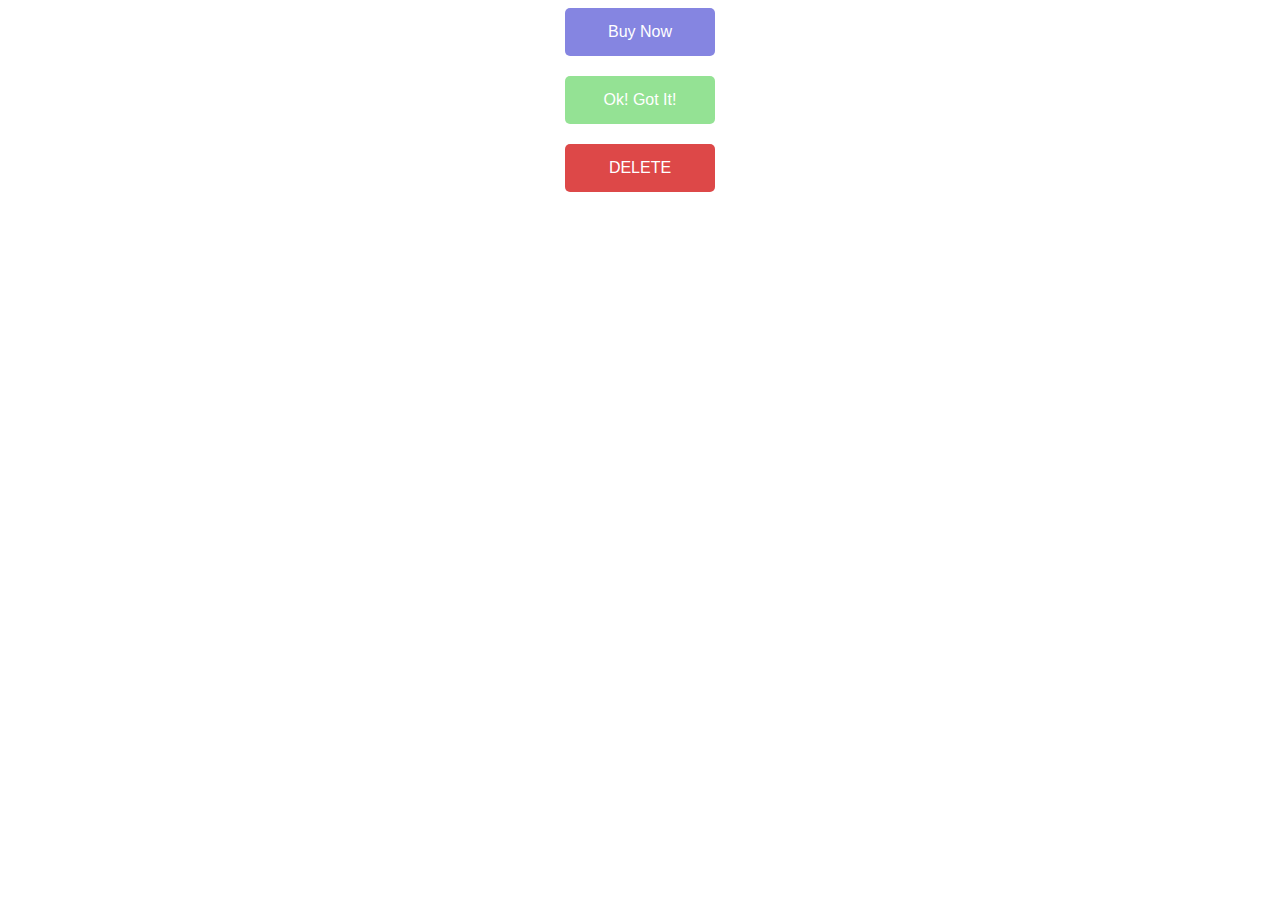
<file: CSS/Buttons Exercise/index.html>
<!DOCTYPE html>
<html lang="en">
<head>
    <meta charset="UTF-8">
    <meta name="viewport" content="width=device-width, initial-scale=1.0">
    <link rel="stylesheet" href="./styles.css">
    <title>Document</title>
</head>
<body>
    <button class="buy">Buy Now</button>
    <button class="ok">Ok! Got It!</button>
    <button class="delete">DELETE</button>
</body>
</html>
</file>
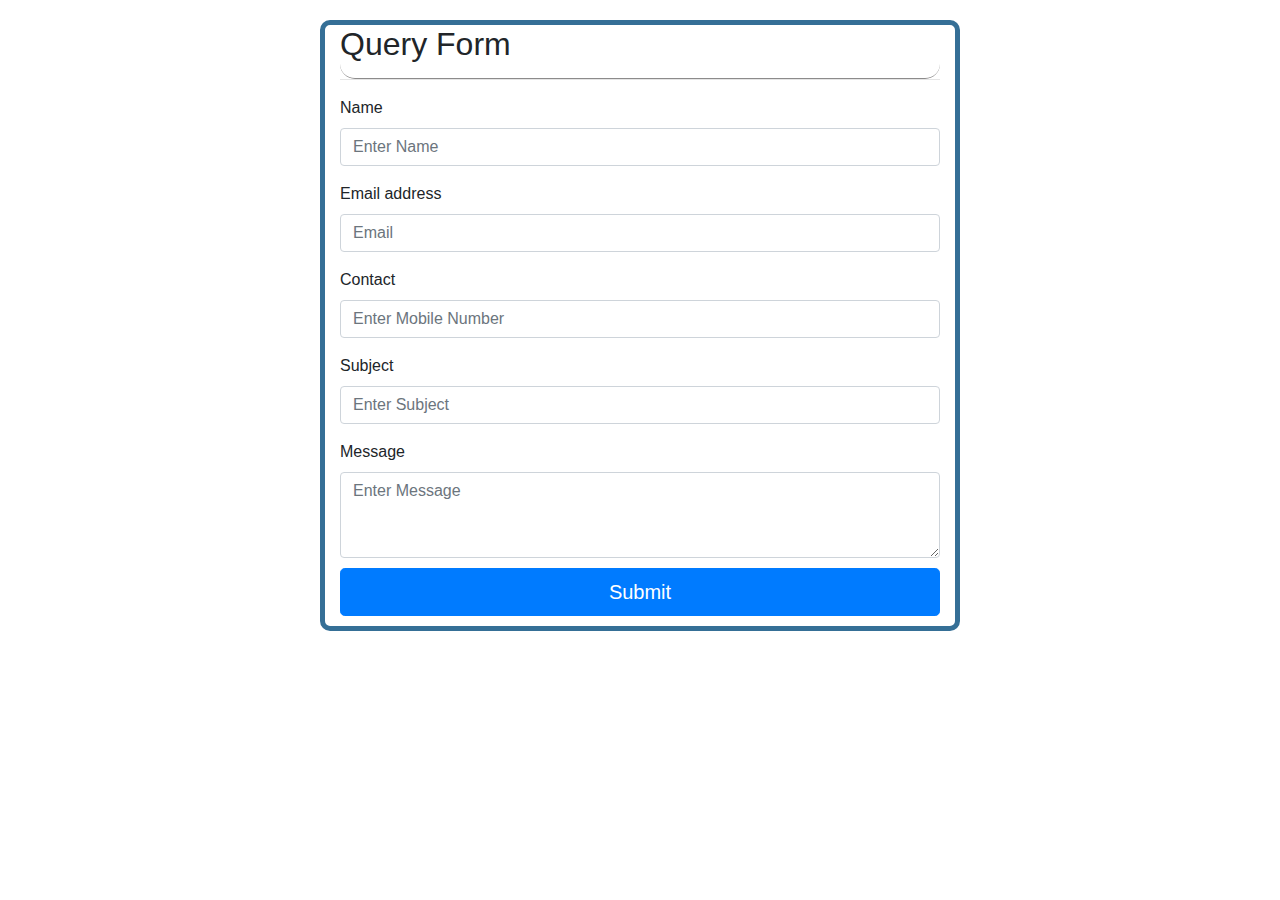
<file: CSS/Form Exercise/index.html>
<!DOCTYPE html>
<html lang="en">
<head>
    <meta charset="UTF-8">
    <meta name="viewport" content="width=device-width, initial-scale=1.0">
    <title>Form</title>
    <link rel="stylesheet" href="https://stackpath.bootstrapcdn.com/bootstrap/4.5.2/css/bootstrap.min.css" integrity="sha384-JcKb8q3iqJ61gNV9KGb8thSsNjpSL0n8PARn9HuZOnIxN0hoP+VmmDGMN5t9UJ0Z" crossorigin="anonymous">
    <link rel="stylesheet" href="https://stackpath.bootstrapcdn.com/font-awesome/4.7.0/css/font-awesome.min.css" integrity="sha384-wvfXpqpZZVQGK6TAh5PVlGOfQNHSoD2xbE+QkPxCAFlNEevoEH3Sl0sibVcOQVnN" crossorigin="anonymous">
    <style>
                .container{
                    width:50%;
                    border: 5px solid rgb(53, 111, 150);
                    border-radius: 10px;
                    margin-top: 20px;
                }

                hr.style18:before { 
                    display: block; 
                    content: ""; 
                    height: 30px; 
                    margin-top: -31px; 
                    border-style: solid; 
                    border-color: #8c8b8b; 
                    border-width: 0 0 1px 0; 
                    border-radius: 20px; 
                }

                button{
                margin: 10px 0 10px 0;
                }
    </style>
    </head>
    
    <body>
        
        
        <div class="container">
            <div class="page-header">
                <h2 class="well">Query Form</h2>
            </div>
            <hr class="style18">
            <form id="query-form" action="/02-dom.html">
                
                <div class="form-group">
                    <label for="name">Name</label>
                    <input type="text" class="form-control" id="name" placeholder="Enter Name">
                </div>
                <div class="form-group">
                    <label for="exampleInputEmail1">Email address</label>
                    <input type="email" class="form-control" id="email" placeholder="Email">
                </div>
                <div class="form-group">
                    <label for="contact">Contact</label>
                    <input type="phone" class="form-control" id="contact" placeholder="Enter Mobile Number">
                </div>
                <div class="form-group">
                    <label for="subject">Subject</label>
                    <input type="text" class="form-control" id="subject" placeholder="Enter Subject">
                </div>
                
                <div class=:form-group>
                    <label for="message">Message</label>
                    <textarea class="form-control" rows="3" id="message" placeholder="Enter Message"></textarea>
                </div>
                <button type="button" class="btn btn-primary btn-lg btn-block">Submit</button>   
             </form>
    </div>
    
</body>
</html>
</file>
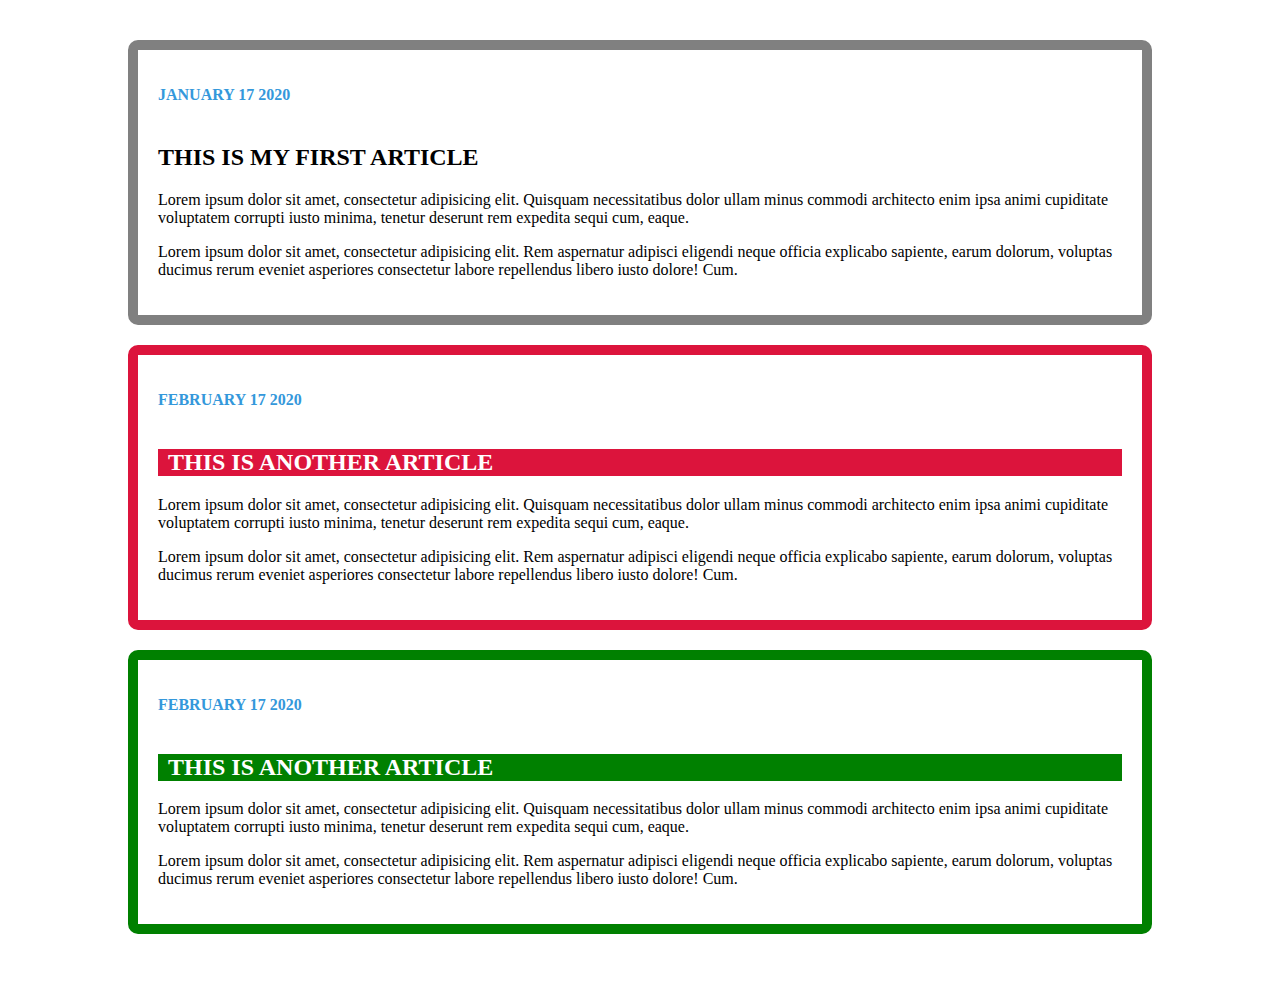
<file: CSS/Panels Exercise/index.html>
<!DOCTYPE html>
<html lang="en">
<head>
    <meta charset="UTF-8">
    <meta name="viewport" content="width=device-width, initial-scale=1.0">
    <link rel="stylesheet" href="./styles.css">
    <title>Document</title>
</head>
<body>
    <div class="panel">
		<p class="date">january 17 2020</p>
		<h2 class="panel-heading">This Is My First Article</h2>
        
		<p>Lorem ipsum dolor sit amet, consectetur adipisicing elit. Quisquam necessitatibus dolor ullam minus commodi architecto enim ipsa animi cupiditate voluptatem corrupti iusto minima, tenetur deserunt rem expedita sequi cum, eaque.</p>

		<p>Lorem ipsum dolor sit amet, consectetur adipisicing elit. Rem aspernatur adipisci eligendi neque officia explicabo sapiente, earum dolorum, voluptas ducimus rerum eveniet asperiores consectetur labore repellendus libero iusto dolore! Cum.</p>
    </div>
    <div class="panel panel-error">
		<p class="date">february 17 2020</p>
		<h2 class="panel-heading error-heading">This Is Another Article</h2>

		<p>Lorem ipsum dolor sit amet, consectetur adipisicing elit. Quisquam necessitatibus dolor ullam minus commodi architecto enim ipsa animi cupiditate voluptatem corrupti iusto minima, tenetur deserunt rem expedita sequi cum, eaque.</p>

		<p>Lorem ipsum dolor sit amet, consectetur adipisicing elit. Rem aspernatur adipisci eligendi neque officia explicabo sapiente, earum dolorum, voluptas ducimus rerum eveniet asperiores consectetur labore repellendus libero iusto dolore! Cum.</p>

    </div>
    <div class="panel panel-success">
		<p class="date">february 17 2020</p>
		<h2 class="panel-heading success-heading">This Is Another Article</h2>

		<p>Lorem ipsum dolor sit amet, consectetur adipisicing elit. Quisquam necessitatibus dolor ullam minus commodi architecto enim ipsa animi cupiditate voluptatem corrupti iusto minima, tenetur deserunt rem expedita sequi cum, eaque.</p>

		<p>Lorem ipsum dolor sit amet, consectetur adipisicing elit. Rem aspernatur adipisci eligendi neque officia explicabo sapiente, earum dolorum, voluptas ducimus rerum eveniet asperiores consectetur labore repellendus libero iusto dolore! Cum.</p>

	</div>
</body>
</html>
</file>
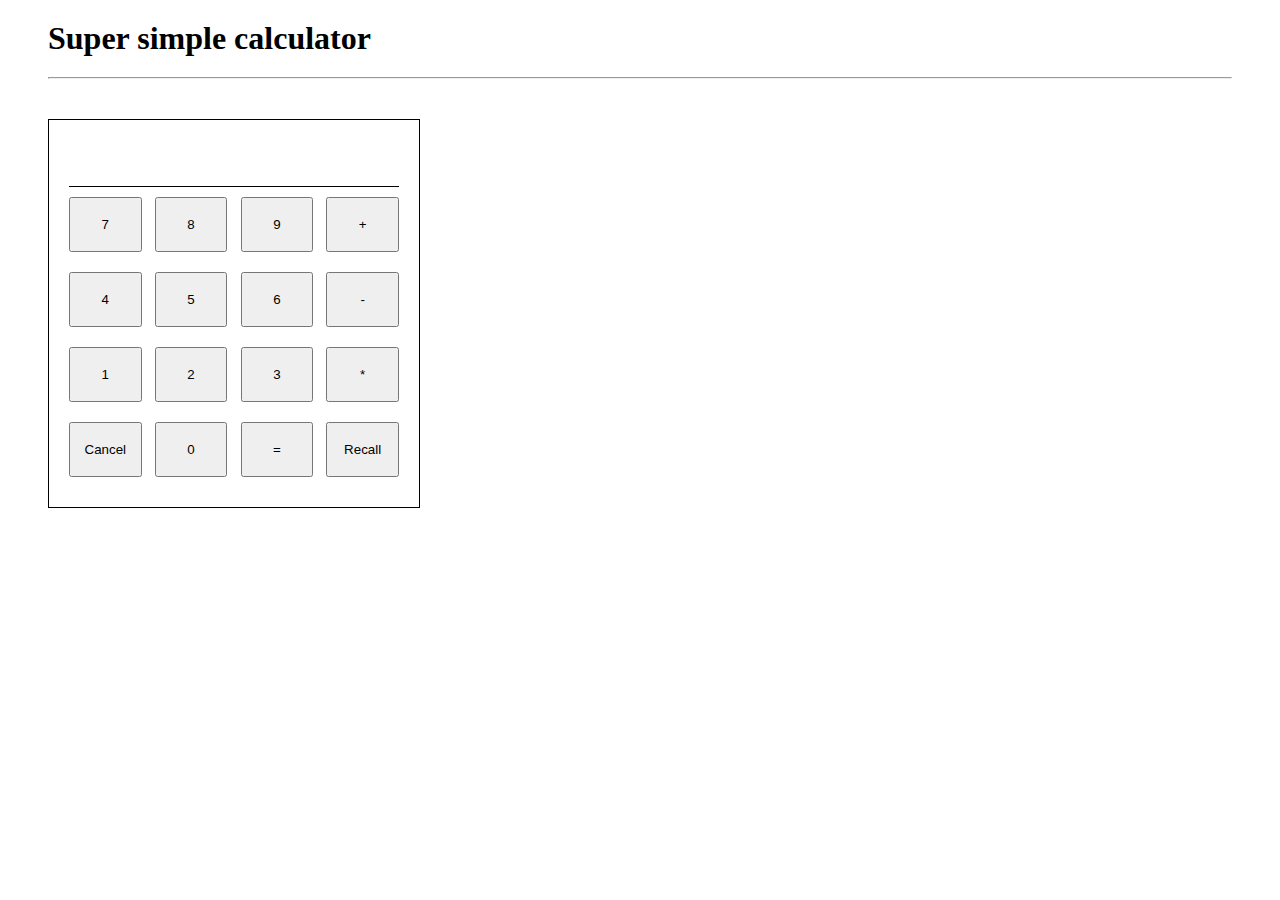
<file: DOM/calculator/index.html>
<!DOCTYPE html>
<html lang="en">
    <head>
        <meta charset="UTF-8">
        <meta name="viewport" content="width=device-width, initial-scale=1.0">
        <meta http-equiv="X-UA-Compatible" content="ie=edge">
        <title>Document</title>
        <link rel="stylesheet" href="css/index.css">
    </head>
    <body>
        <h1>Super simple calculator</h1>
        <hr />
        <div class="calculator">
            <div class="display-container">
                <input type="text" class="display" />
            </div>
            <div>
                <div class="row">
                    <button class="btn-number">7</button>    
                    <button class="btn-number">8</button>    
                    <button class="btn-number">9</button>    
                    <button class="btn-op">+</button>    
                </div>
                <div class="row">
                    <button class="btn-number">4</button>    
                    <button class="btn-number">5</button>    
                    <button class="btn-number">6</button>    
                    <button class="btn-op">-</button>    
                </div>
                <div class="row">
                    <button class="btn-number">1</button>    
                    <button class="btn-number">2</button>    
                    <button class="btn-number">3</button>    
                    <button class="btn-op">*</button>    
                </div>
                <div class="row">
                    <button class="btn-cancel">Cancel</button>    
                    <button class="btn-number">0</button>    
                    <button class="btn-eval">=</button>    
                    <button class="btn-recall">Recall</button>    
                </div>
            </div>
        </div>
        <script src="js/index.js"></script>
    </body>
</html>
</file>
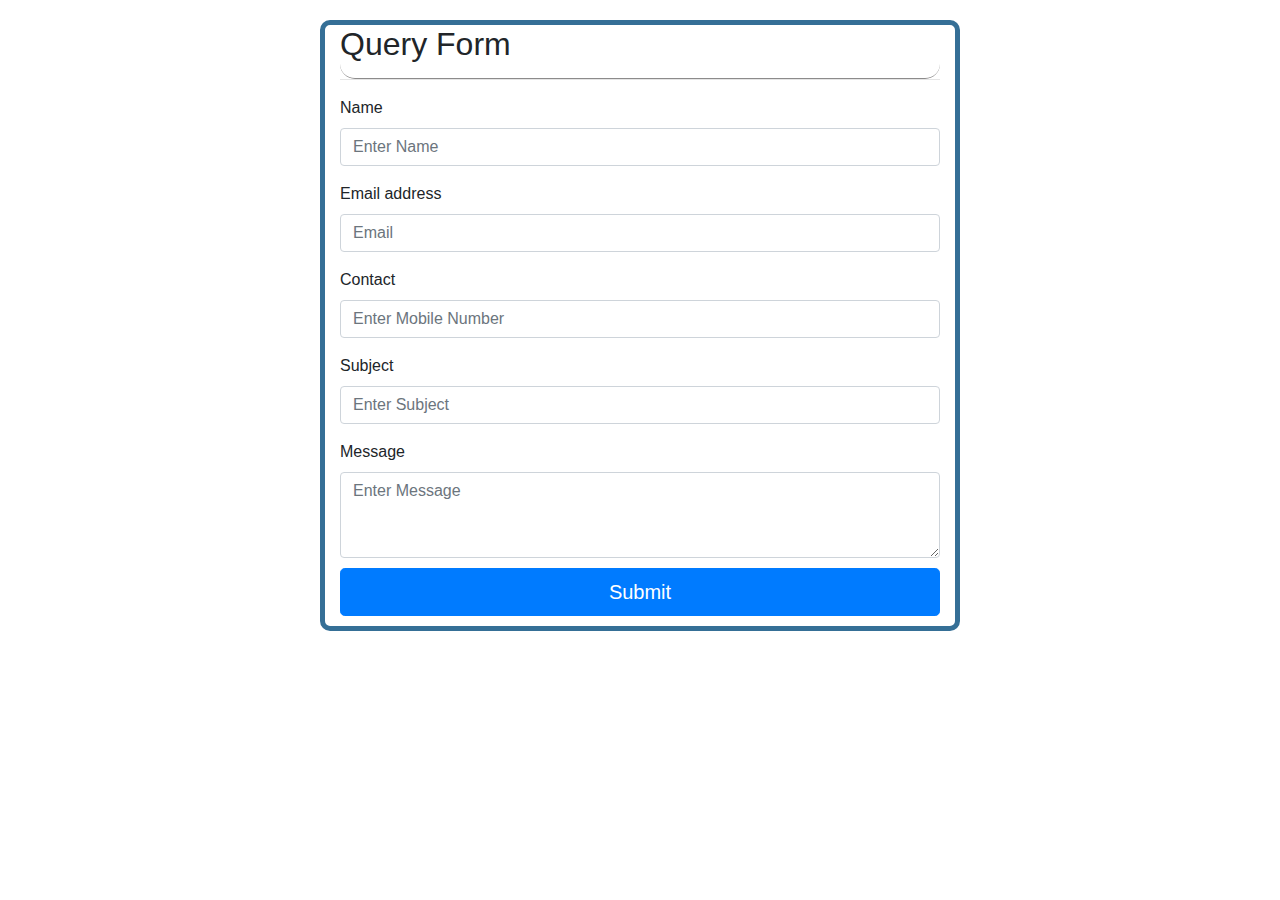
<file: DOM/Form Validation/index.html>
<!DOCTYPE html>
<html lang="en">
<head>
    <meta charset="UTF-8">
    <meta name="viewport" content="width=device-width, initial-scale=1.0">
    <title>Form</title>
    <link rel="stylesheet" href="https://stackpath.bootstrapcdn.com/bootstrap/4.5.2/css/bootstrap.min.css" integrity="sha384-JcKb8q3iqJ61gNV9KGb8thSsNjpSL0n8PARn9HuZOnIxN0hoP+VmmDGMN5t9UJ0Z" crossorigin="anonymous">
    <link rel="stylesheet" href="https://stackpath.bootstrapcdn.com/font-awesome/4.7.0/css/font-awesome.min.css" integrity="sha384-wvfXpqpZZVQGK6TAh5PVlGOfQNHSoD2xbE+QkPxCAFlNEevoEH3Sl0sibVcOQVnN" crossorigin="anonymous">
    <style>
                .container{
                    width:50%;
                    border: 5px solid rgb(53, 111, 150);
                    border-radius: 10px;
                    margin-top: 20px;
                }

                hr.style18:before { 
                    display: block; 
                    content: ""; 
                    height: 30px; 
                    margin-top: -31px; 
                    border-style: solid; 
                    border-color: #8c8b8b; 
                    border-width: 0 0 1px 0; 
                    border-radius: 20px; 
                }

                button{
                margin: 10px 0 10px 0;
                }
    </style>
    </head>
    
    <body>
        
        
        <div class="container">
            <div class="page-header">
                <h2 class="well">Query Form</h2>
            </div>
            <hr class="style18">
            <form id="query-form" action="/02-dom.html">
                
                <div class="form-group">
                    <label for="name">Name</label>
                    <input type="text" class="form-control" id="name" placeholder="Enter Name">
                </div>
                <div class="form-group">
                    <label for="exampleInputEmail1">Email address</label>
                    <input type="email" class="form-control" id="email" placeholder="Email">
                </div>
                <div class="form-group">
                    <label for="contact">Contact</label>
                    <input type="phone" class="form-control" id="contact" placeholder="Enter Mobile Number">
                </div>
                <div class="form-group">
                    <label for="subject">Subject</label>
                    <input type="text" class="form-control" id="subject" placeholder="Enter Subject">
                </div>
                
                <div class=:form-group>
                    <label for="message">Message</label>
                    <textarea class="form-control" rows="3" id="message" placeholder="Enter Message"></textarea>
                </div>
                <button type="button" class="btn btn-primary btn-lg btn-block">Submit</button>   
             </form>
    </div>
    <script>
        let form = document.querySelector("#query-form");
        let submit = form.querySelector("button");
        submit.addEventListener("click" , function(event){
            let err = false;
            let name = form.querySelector("#name");
            if(name.value.length === 0){
                error = true;
                alert("Enter Name");
            }
            let email = form.querySelector("#email");
            let position1 = email.value.indexOf('@');
            let position2 = email.value.indexOf('.');
            if(position1 === -1 || position2 === -1 || email.value.length === 0){
                err = true;
                alert("Enter Valid Email");
            }
            let phone = form.querySelector("#contact");
            let phoneRegex = /^\d{10}$/;
            if(!phone.value.match(phoneRegex)){
                err = true;
                alert("Enter Valid Phone Number");
            }

            let subject = form.querySelector("#subject");
            if(subject.value.length === 0 || subject.value.length > 50){
                err = true;
                alert("Enter Valid Subject");
            }

            let message = form.querySelector("#message");
            if(message.value.length ===0 || message.value.length >200){
                err = true;
                alert("Enter Valid Message");
            }

            if(err){
                event.preventDefault();
            }
        });
        

    </script>
</body>
</html>
</file>
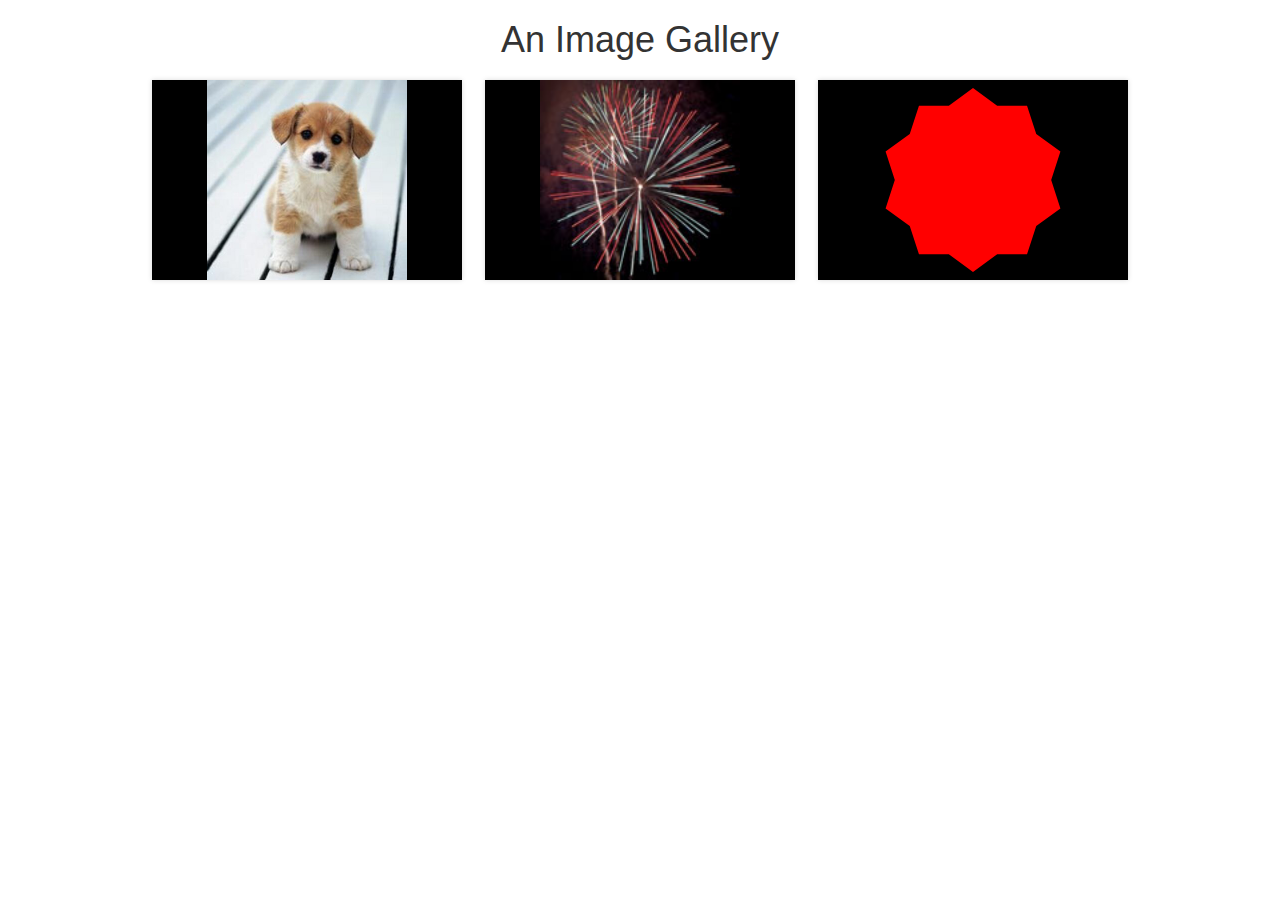
<file: HTML/HTML Framesets/Project/index.html>
<!DOCTYPE html>
<html lang="en">
<head>
    <meta charset="UTF-8">
    <meta name="viewport" content="width=device-width, initial-scale=1.0">
    <title>Document</title>
    <style>
                    h1 {
                    text-align: center;
                    font-family: Raleway;
                    color: burlywood;
                    }

                    .container {
                    display: flex;
                    justify-content: center;
                    }

                    div.item {
                    position: relative;
                    float: left;
                    overflow: hidden;
                    margin: 10px 1%;
                    min-width: 220px;
                    max-width: 310px;
                    width: 100%;
                    background: #000000;
                    text-align: center;
                    box-shadow: 0 0 5px rgba(0, 0, 0, 0.15);
                    }

                    div.item * {
                    box-sizing: border-box;
                    }

                    div.item img {
                    max-width: 100%;
                    vertical-align: top;
                    height: 200px;
                    }

                    div.item:hover img {
                    opacity: 0.3;
                    filter: grayscale(100%);
                    }

                    div.item * {
                    transition: all .5s ease-in-out;
                    }  
        </style>
        <link rel="stylesheet" href="https://maxcdn.bootstrapcdn.com/bootstrap/3.3.7/css/bootstrap.min.css" integrity="sha384-BVYiiSIFeK1dGmJRAkycuHAHRg32OmUcww7on3RYdg4Va+PmSTsz/K68vbdEjh4u" crossorigin="anonymous">

</head>
<body>
            <h1>An Image Gallery</h1>
                <div class="container">
                <div class="item red">
                    <img src="./images/cute-puppy.jpg"/>
                </div>

                <div class="item blue">
                    <img src="./images/fireworks.jpg"/>
                </div>

                <div class="item green">
                    <img src="./images/star.svg"/>
                </div>
                
                </div>

</body>
</html>
</file>
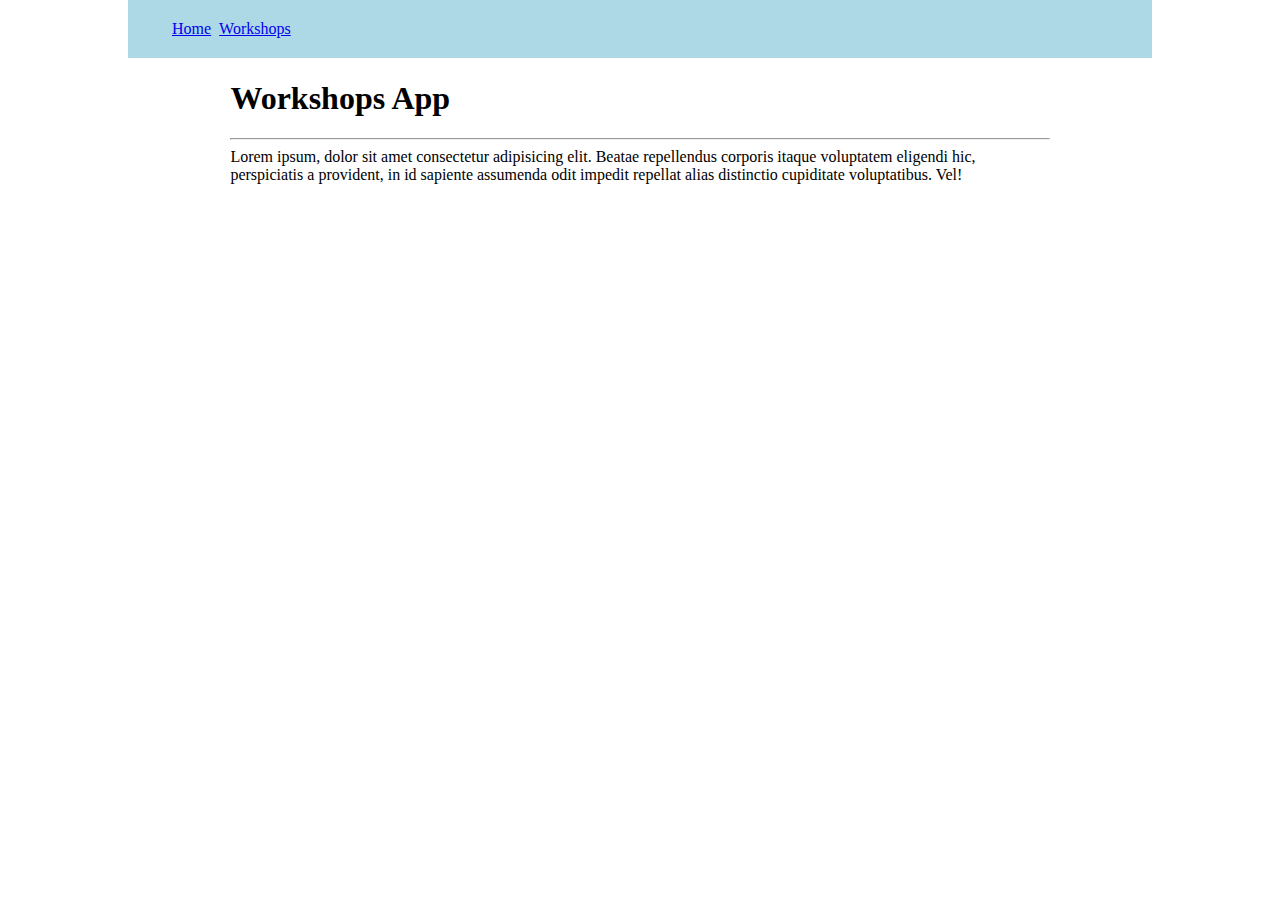
<file: NodeJS/Frontend App/public/index.html>
<!DOCTYPE html>
<html lang="en">
<head>
    <meta charset="UTF-8">
    <meta name="viewport" content="width=device-width, initial-scale=1.0">
    <link rel="stylesheet" href="libs/normalize.css">
    <link rel="stylesheet" href="css/app.css">
    <link rel="stylesheet" href="css/nav.css">
    <title>Document</title>
</head>
<body>
        <div class="page container">
            <nav>
                <ul>
                    <li><a href="index.html">Home</a></li>
                    <li><a href="./workshops.html">Workshops</a></li>
                </ul>
            </nav>
            <main class="container">
                <h1>Workshops App</h1>
                <hr>
                Lorem ipsum, dolor sit amet consectetur adipisicing elit. Beatae repellendus corporis itaque voluptatem eligendi hic, perspiciatis a provident, in id sapiente assumenda odit impedit repellat alias distinctio cupiditate voluptatibus. Vel!
            </main>
            <footer></footer>
        </div>
        
</body>
</html>
</file>
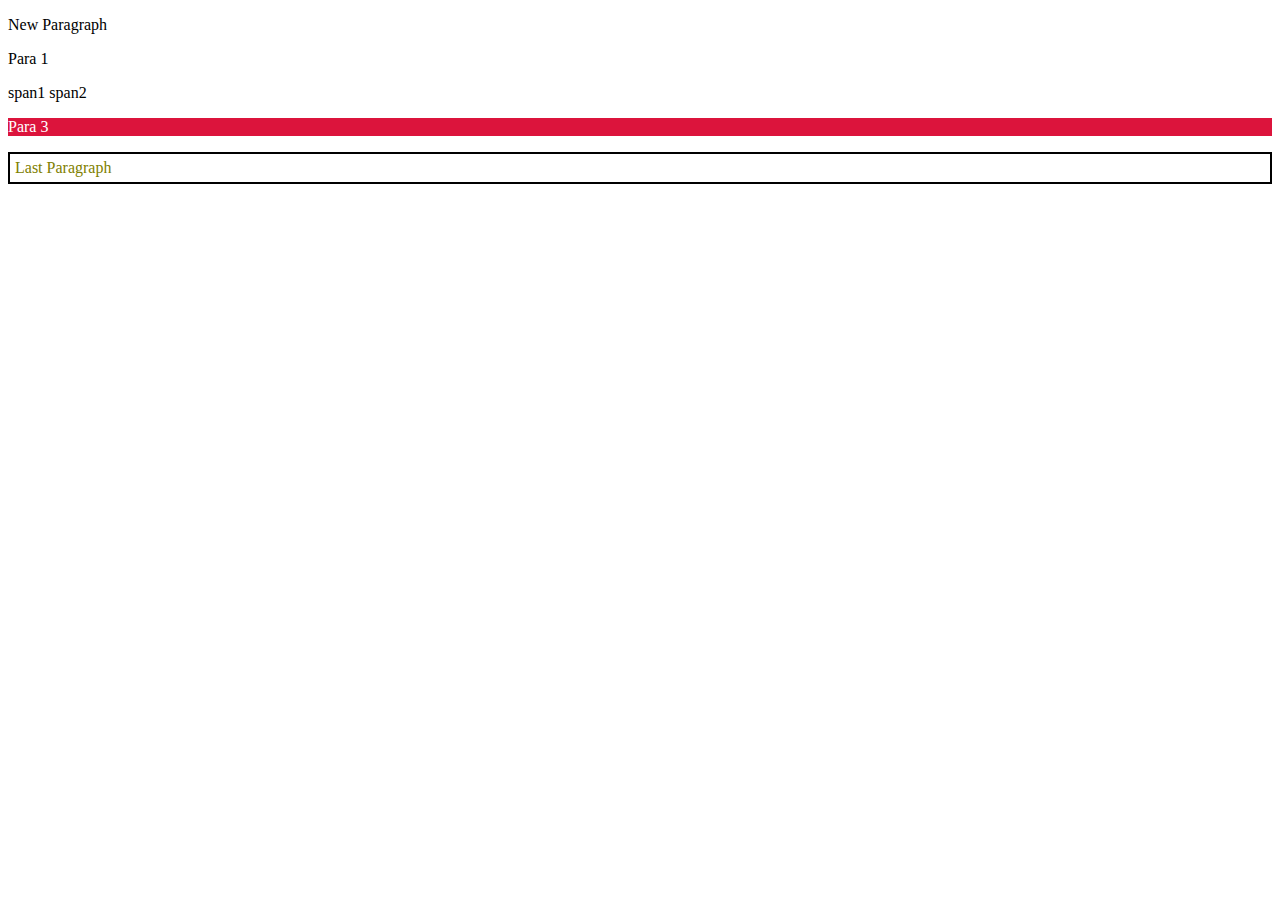
<file: DOM/exercise-Q27.html>
<!DOCTYPE html>
<html lang="en">
<head>
    <meta charset="UTF-8">
    <meta name="viewport" content="width=device-width, initial-scale=1.0">
    <style>
        .para3{
            background-color: crimson;
            color: white;
        }

        .lastPara{
            border: 2px solid black;
            padding:5px;
            color: olive;
        }
    </style>
    <title>Document</title>
</head>
<body>
        <p id="para-1">Para 1</p>
        <p id="para-2">
            Para 2
        </p>
        <p id="para-3">Para 3</p>

    <script>
        let para1 = document.querySelector("#para-1");
        let para2 = document.querySelector("#para-2");
        let para3 = document.querySelector("#para-3");

        const newPara = document.createElement('p');
        newPara.innerText = "New Paragraph";
        document.body.insertBefore(newPara, para1);

        const lastPara = document.createElement('p');
        lastPara.innerText = "Last Paragraph";
        document.body.appendChild(lastPara);

        console.log(para2.innerHTML);

        para2.innerHTML = `<span>span1</span> <span>span2</span>`;
        console.log(para2.getAttribute('id'));
        para2.setAttribute('id' , 'new-para-2');
        console.log(para2.getAttribute('id'));
        para2.setAttribute("name", "Paragraph2");
        console.log(para2.getAttribute("name"));
        para3.classList.add('para3');
        lastPara.classList.add('lastPara');
    </script>
</body>
</html>
</file>
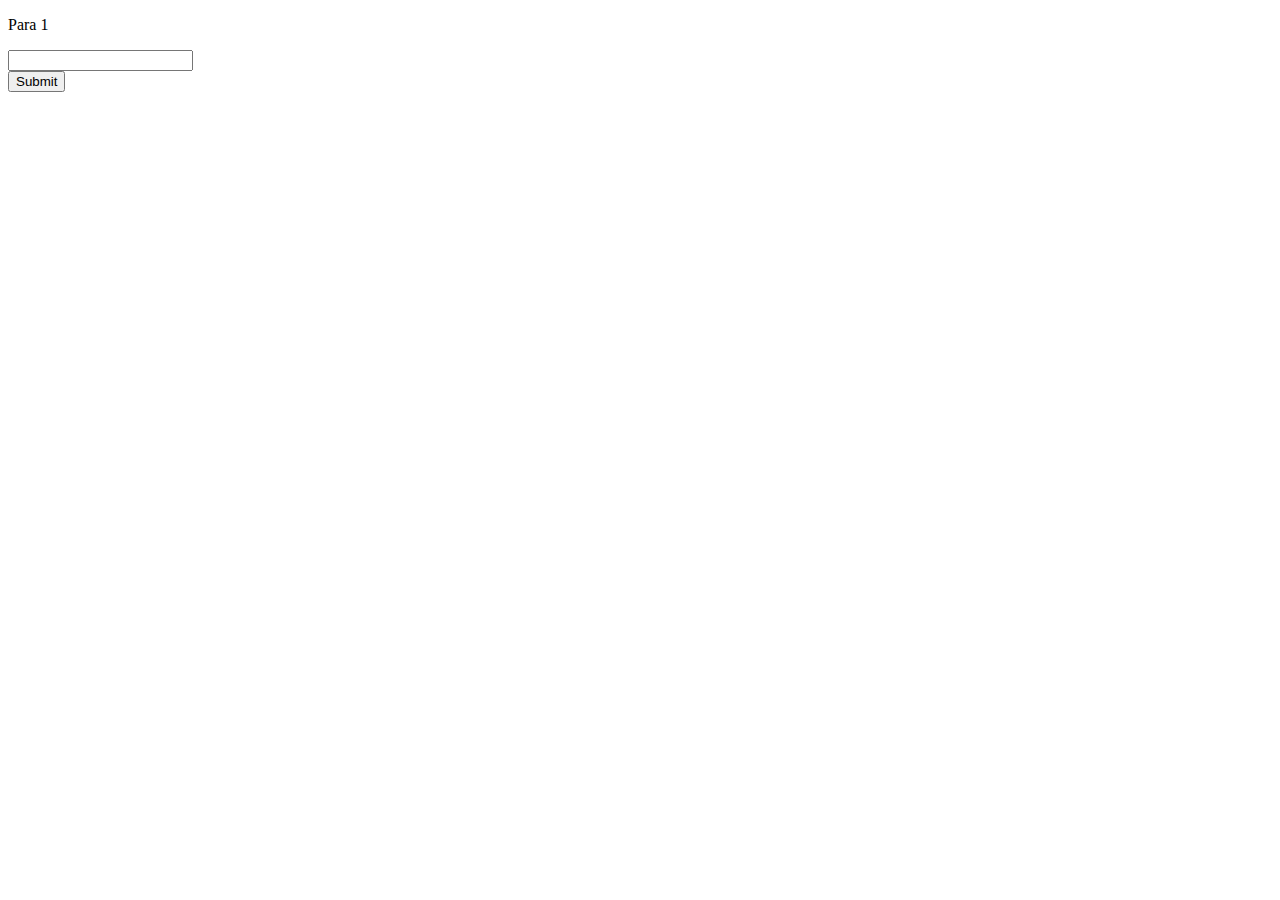
<file: DOM/exercise-Q28.html>
<!DOCTYPE html>
<html lang="en">
<head>
    <meta charset="UTF-8">
    <meta name="viewport" content="width=device-width, initial-scale=1.0">
    <title>Document</title>
</head>
<body>
    <p>Para 1</p>
    <form action="">
        <input type="text" minlength="8">
        <div id="error"></div>
        <button>Submit</button>
    </form>

    <script>
        let para = document.querySelector('p');
        para.addEventListener('click' , function(event){
            alert(para.innerText);
        });
        let input = document.querySelector('input');
        input.addEventListener('input', function(event){
            if(event.target.value.length>=8){
                input.style.backgroundColor = "lightgreen";
            }
            if(event.target.value.length<8){
                input.style.backgroundColor = "white";
            }
        });
        let button = document.querySelector("button");
        button.addEventListener('click', function(event){
                let length = input.value.length;
                if(length < 8){
                event.preventDefault();
                document.querySelector("#error").innerText= "Cannot submit form as length of input is less than 8";
                }
                else{
                    document.querySelector("#error").innerText = "";
                }
        });
        

    </script>
</body>
</html>
</file>
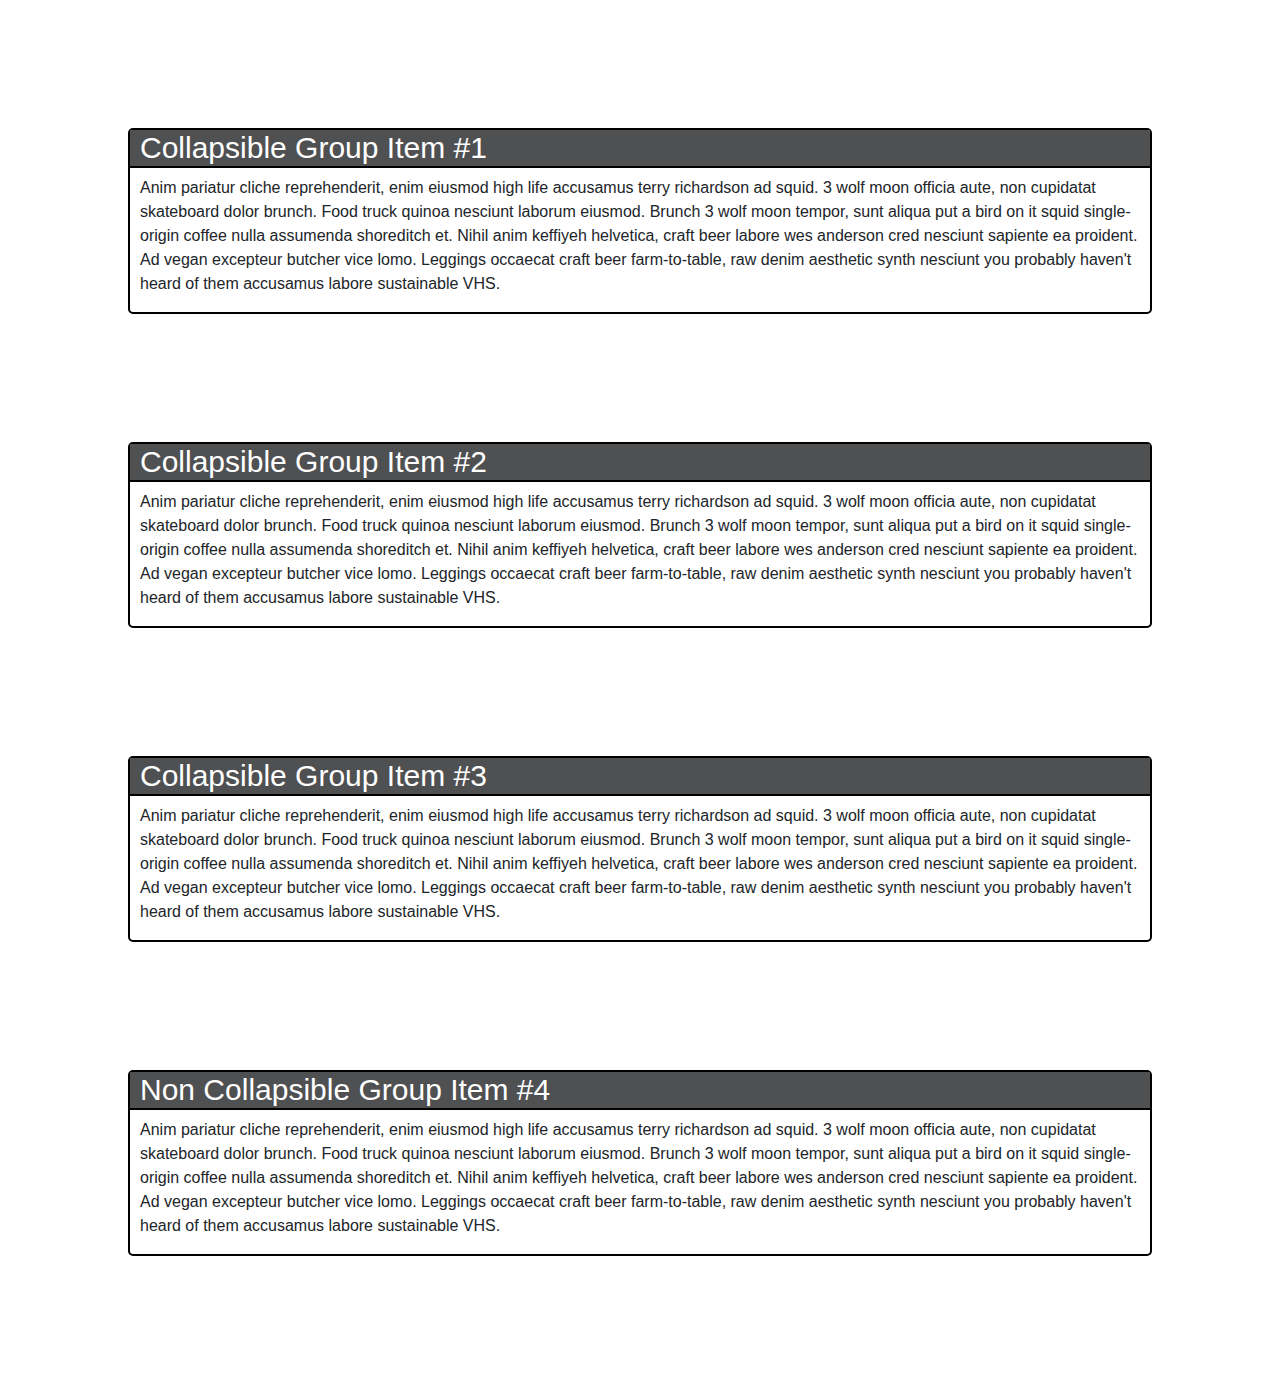
<file: DOM/exercise-Q29.html>
<!DOCTYPE html>
<html lang="en">
<head>
    <meta charset="UTF-8">
    <meta name="viewport" content="width=device-width, initial-scale=1.0">
    <link rel="stylesheet" href="https://stackpath.bootstrapcdn.com/bootstrap/4.5.2/css/bootstrap.min.css" integrity="sha384-JcKb8q3iqJ61gNV9KGb8thSsNjpSL0n8PARn9HuZOnIxN0hoP+VmmDGMN5t9UJ0Z" crossorigin="anonymous">
    <style>
        .panel, .new-panel{
            margin: 10%;
            border: 2px solid black;
            border-radius: 5px;
        }

        .panel-heading, .new-panel-heading{
            font-size: 30px;
            background-color: rgb(79, 80, 82);
            color:white;
            border-bottom: 2px solid black;
            padding-left: 10px;
           
        }
        h1:hover{
            text-decoration: underline;
        }
        .panel-body, .new-panel-body{
            padding-left: 10px;
            padding-right: 10px;
        }
       
    </style>
    <title>Document</title>
</head>
<body>
    <div>
        <div class="panel">
            <h1 class="panel-heading">Collapsible Group Item #1</h1>
            <p class="panel-body"> Anim pariatur cliche reprehenderit, enim eiusmod high life accusamus terry richardson ad squid. 
                3 wolf moon officia aute, non cupidatat skateboard dolor brunch. Food truck quinoa nesciunt 
                laborum eiusmod. Brunch 3 wolf moon tempor, sunt aliqua put a bird on it squid single-origin 
                coffee nulla assumenda shoreditch et. Nihil anim keffiyeh helvetica, craft beer labore wes
                 anderson cred nesciunt sapiente ea proident. Ad vegan excepteur butcher vice lomo. Leggings 
                 occaecat craft beer farm-to-table, raw denim aesthetic synth nesciunt you probably haven't 
                 heard of them accusamus labore sustainable VHS.
            </p>
        </div>
        <div class="panel">
            <h1 class="panel-heading">Collapsible Group Item #2</h1>
            <p class="panel-body"> Anim pariatur cliche reprehenderit, enim eiusmod high life accusamus terry richardson ad squid. 
                3 wolf moon officia aute, non cupidatat skateboard dolor brunch. Food truck quinoa nesciunt 
                laborum eiusmod. Brunch 3 wolf moon tempor, sunt aliqua put a bird on it squid single-origin 
                coffee nulla assumenda shoreditch et. Nihil anim keffiyeh helvetica, craft beer labore wes
                 anderson cred nesciunt sapiente ea proident. Ad vegan excepteur butcher vice lomo. Leggings 
                 occaecat craft beer farm-to-table, raw denim aesthetic synth nesciunt you probably haven't 
                 heard of them accusamus labore sustainable VHS.
            </p>
        </div>
        <div class="panel">
            <h1 class="panel-heading">Collapsible Group Item #3</h1>
            <p class="panel-body"> Anim pariatur cliche reprehenderit, enim eiusmod high life accusamus terry richardson ad squid. 
                3 wolf moon officia aute, non cupidatat skateboard dolor brunch. Food truck quinoa nesciunt 
                laborum eiusmod. Brunch 3 wolf moon tempor, sunt aliqua put a bird on it squid single-origin 
                coffee nulla assumenda shoreditch et. Nihil anim keffiyeh helvetica, craft beer labore wes
                 anderson cred nesciunt sapiente ea proident. Ad vegan excepteur butcher vice lomo. Leggings 
                 occaecat craft beer farm-to-table, raw denim aesthetic synth nesciunt you probably haven't 
                 heard of them accusamus labore sustainable VHS.
            </p>
        </div>
        <div class="new-panel">
            <h1 class="new-panel-heading">Non Collapsible Group Item #4</h1>
            <p class="new-panel-body"> Anim pariatur cliche reprehenderit, enim eiusmod high life accusamus terry richardson ad squid. 
                3 wolf moon officia aute, non cupidatat skateboard dolor brunch. Food truck quinoa nesciunt 
                laborum eiusmod. Brunch 3 wolf moon tempor, sunt aliqua put a bird on it squid single-origin 
                coffee nulla assumenda shoreditch et. Nihil anim keffiyeh helvetica, craft beer labore wes
                 anderson cred nesciunt sapiente ea proident. Ad vegan excepteur butcher vice lomo. Leggings 
                 occaecat craft beer farm-to-table, raw denim aesthetic synth nesciunt you probably haven't 
                 heard of them accusamus labore sustainable VHS.
            </p>
        </div>
    </div>
    
    

    <script>
        const panelHeading = document.querySelectorAll(".panel-heading");

        for(let i=0;i<panelHeading.length;i++){
            panelHeading[i].addEventListener("click" , function(event){
                let panelBody = panelHeading[i].nextElementSibling;
                if(panelBody.style.display === "none"){
                panelBody.style.display = "block";
                 }
                else{
                panelBody.style.display = "none";
                }
            });
        }

        const newPanel = document.querySelector(".new-panel");
        function convertToToggle(domObject){
            let newPanelHeading = domObject.querySelector('h1');
            newPanelHeading.addEventListener("click", function(event){
                let newPanelBody = newPanelHeading.nextElementSibling;
                if(newPanelBody.style.display === "none"){
                     newPanelBody.style.display = "block";
                 }
                else{
                    newPanelBody.style.display = "none";
                }
            });
        }

        setTimeout(()=>{
            convertToToggle(newPanel);
            newPanel.querySelector("h1").innerHTML = `<h1>Collapsible Group Item #4</h1>`;
        }, 10000)
    </script>
</body>
</html>
</file>
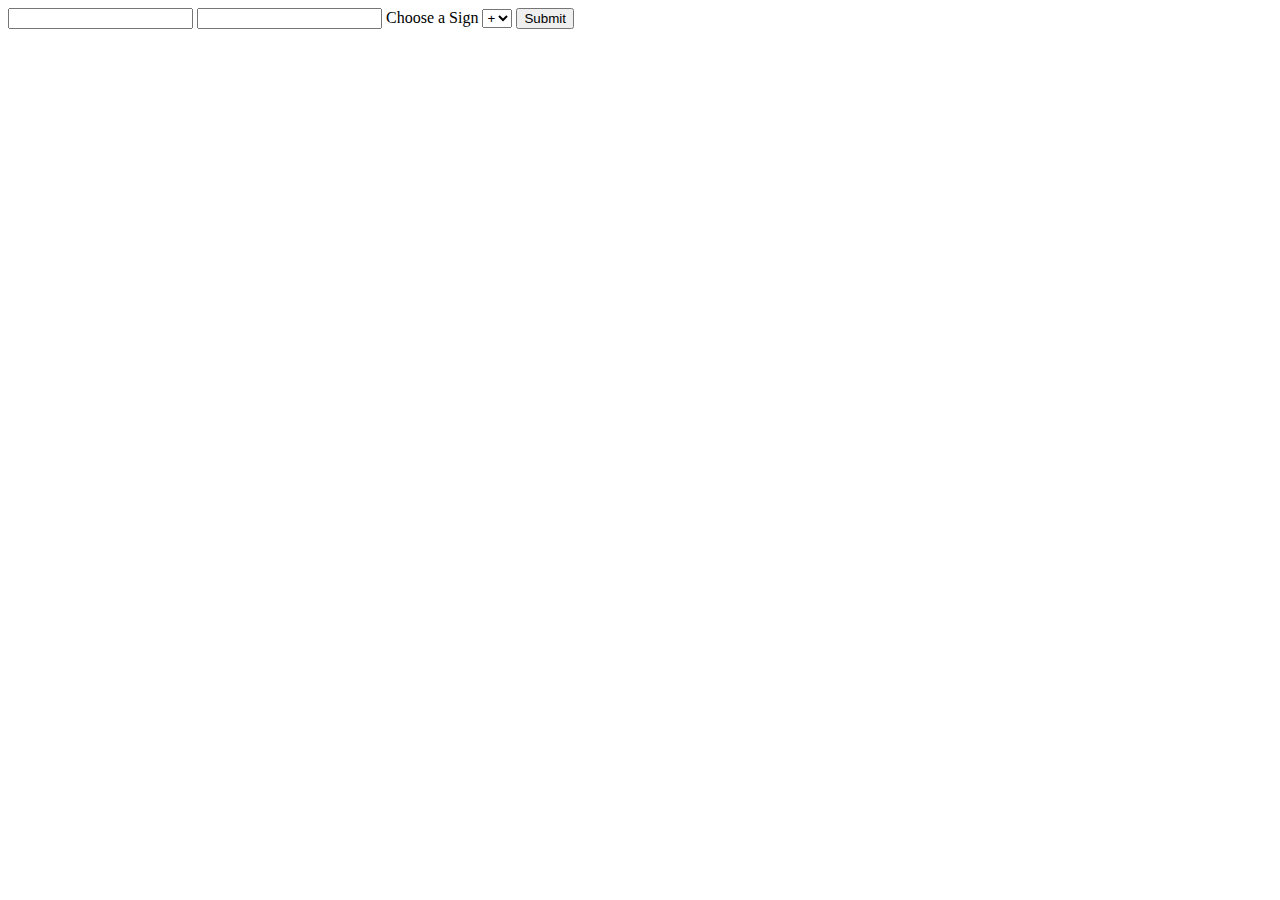
<file: DOM/exercise-Q30.html>
<!DOCTYPE html>
<html lang="en">
<head>
    <meta charset="UTF-8">
    <meta name="viewport" content="width=device-width, initial-scale=1.0">
    <title>Document</title>
</head>
<body>
    <form action="">
        <input type="number" id="input1" required> 
        <input type="number" id="input2" required>
        <label for="Sign">Choose a Sign</label>
        <select name="Sign" id="operation">
            <option value="+">+</option>
            <option value="-">-</option>
            <option value="/">/</option>
            <option value="*">*</option>
        </select>
        <button>Submit</button>
    </form>
    
    <br>
    <span></span>
    <br>

    

    <script>
        let input1 = document.querySelector("#input1");
        let input2 = document.querySelector("#input2");
        let operation = document.querySelector("#operation");

        let button = document.querySelector("button");
        button.addEventListener("click", function(event){
            let result;
            let sign = operation.value;
            let number1 = Number(input1.value);
            let number2 = Number(input2.value);
            if(sign==="+"){
                result = number1 + number2;
            }
            else if(sign ==="-"){
                result = number1 - number2;
            }
            else if(sign === "*"){
                result = number1 * number2;
            }
            else{
                if(number2===0){
                    result = undefined;
                }
                else{
                    result = number1/number2;
                }
            }
            document.querySelector("span").innerText= result;
            event.preventDefault();
        });

        




        
    </script>
</body>
</html>
</file>
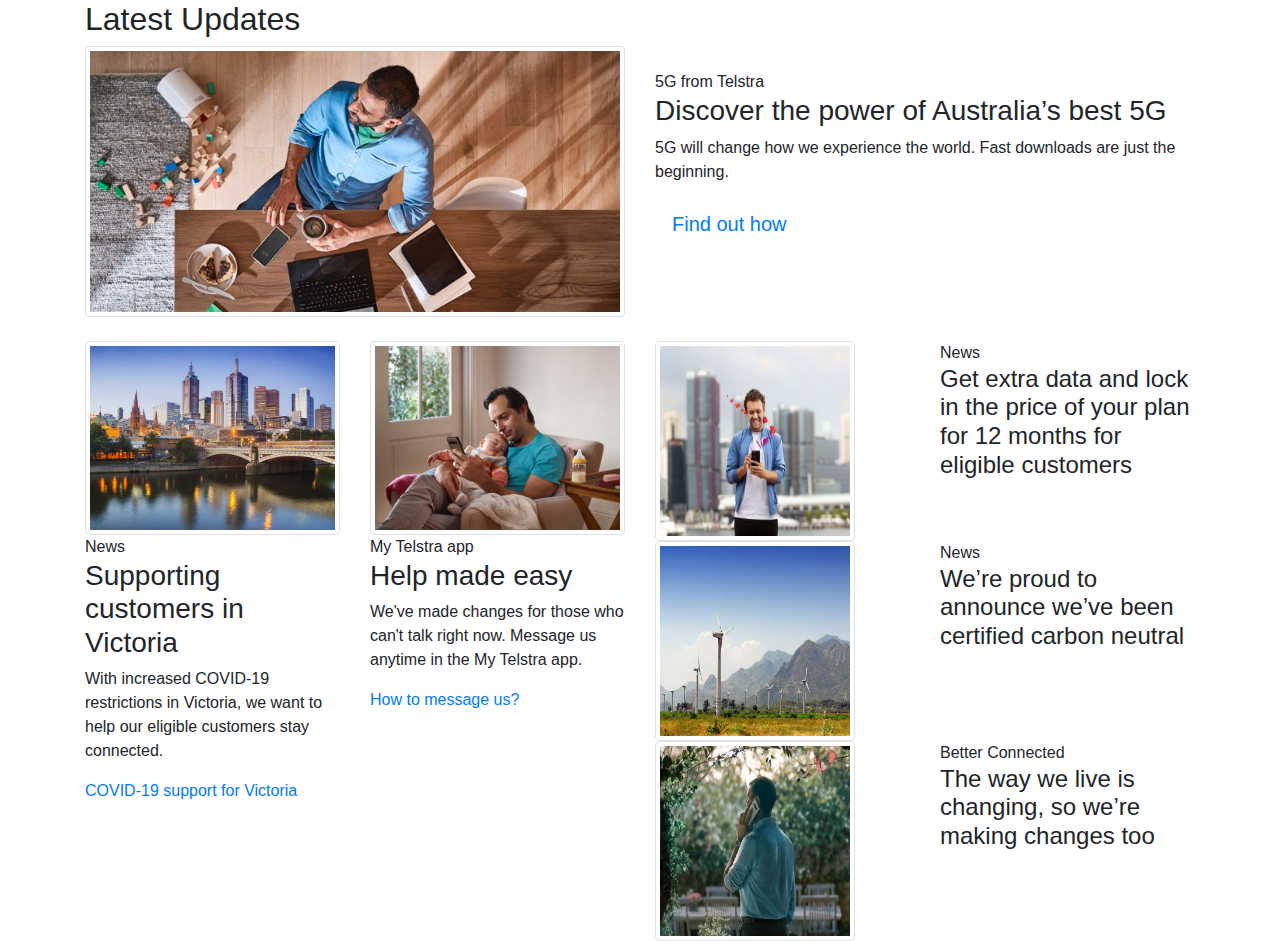
<file: CSS/Telstra Responsive Site/index1.html>
<!DOCTYPE html>
<html lang="en">
<head>
    <meta charset="UTF-8">
    <meta name="viewport" content="width=device-width, initial-scale=1.0">
    <link rel="stylesheet" href="https://stackpath.bootstrapcdn.com/bootstrap/4.5.2/css/bootstrap.min.css" integrity="sha384-JcKb8q3iqJ61gNV9KGb8thSsNjpSL0n8PARn9HuZOnIxN0hoP+VmmDGMN5t9UJ0Z" crossorigin="anonymous">
    <link rel="stylesheet" href="styles.css">
    <title>Document</title>
</head>
<body>
    <div class="container">
        <div>
            
            <h2>Latest Updates</h2>
            <div class="row">
                <div class="col-lg-6 col-md-6 col-sm-12 col-xs-12">
                    <img class="img-thumbnail" src="./images/image1.jpg" >
                </div>
                <div class="col-lg-6 col-md-6 col-sm-12 col-xs-12">
                    <br>
                    <div>5G from Telstra</div>
                    <h3>Discover the power of Australia’s best 5G</h3>
                    <p>5G will change how we experience the world. Fast downloads are just the beginning.</p>  
                    <button class="btn btn-lg"><a href="https://www.telstra.com.au/5g?ti=TR:TR:21082020:persnew:news:til:def:cvr:pos1:DCAHD-4921:extra5g">
                        Find out how
                    </a></button>  
                </div>
            </div>
        </div>
        <br>
        <div class="row">
            <div class="col-lg-3 col-md-3 col-sm-12 col-xs-12">
                <img class="img-thumbnail" src="./images/news.jpg" >
                <div>News</div>
                <h3>Supporting customers in Victoria</h3>
                <p>With increased COVID-19 restrictions in Victoria, we want to help our eligible customers stay connected.</p>
                <a href="">COVID-19 support for Victoria </a>
            </div>

            <div class="col-lg-3 col-md-3 col-sm-12 col-xs-12">
                <img class="img-thumbnail" src="./images/my telstra app.jpg" >
                <div>My Telstra app</div>
                <h3>Help made easy</h3>
                <p>We've made changes for those who can't talk right now. Message us anytime in the My Telstra app.</p>
                <a href="">How to message us? </a>
            </div>

            <div class="col-lg-6 col-md-12 col-sm-12 col-xs-12">
                <div class="row">
                    <div class="col-lg-6 col-md-6 col-sm-12 col-xs-12">
                        <img class="img-thumbnail lastCol" src="./images/thumb1.jpg">
                    </div>
                    <div class="col-lg-6 col-md-6 col-sm-12 col-xs-12">
                        <div>News</div>
                        <h4>Get extra data and lock in the price of your plan for 12 months for eligible customers</h4>
                    </div>
                </div>
                <div class="row">
                    <div class="col-lg-6 col-md-6 col-sm-12 col-xs-12">
                        <img class="img-thumbnail lastCol" src="./images/thumb2.jpg">
                    </div>
                    <div class="col-lg-6 col-md-6 col-sm-12 col-xs-12">
                        <div>News</div>
                        <h4>We’re proud to announce we’ve been certified carbon neutral</h4>
                    </div>
                </div>

                <div class="row">
                    <div class="col-lg-6 col-md-6 col-sm-12 col-xs-12">
                        <img class="img-thumbnail lastCol" src="./images/thumb3.jpg">
                    </div>
                    <div class="col-lg-6 col-md-6 col-sm-12 col-xs-12">
                        <div>Better Connected</div>
                        <h4>The way we live is changing, so we’re making changes too</h4>
                    </div>
                </div>
            </div>
        </div>
    </div>

   
</body>
</html>
</file>
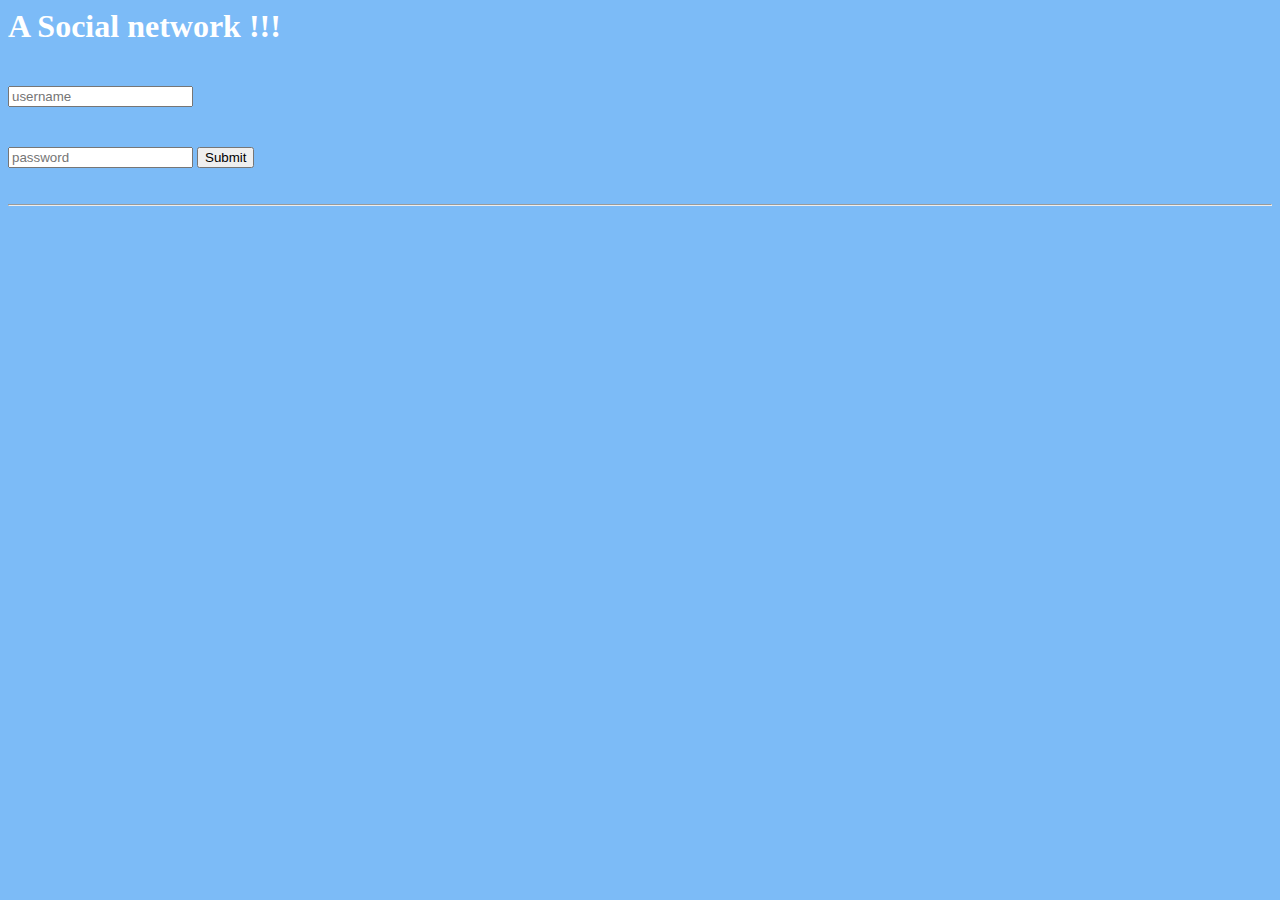
<file: HTML/HTML Framesets/Project/Login.html>
<html>
    <head>
        <style>
            body {
                background: rgb(124, 187, 247);
                
            }
            #id_username, #id_password {
                margin:20px 0px; 
            }
            h1 {
                color: white; font: bold; font-family: Cambria, Cochin, Georgia, Times, 'Times New Roman', serif;
            }
        </style>
    </head>
    <body>

        <h1>A Social network !!!</h1>

        <form action="./Profile.html">
            <input type="text" name="" id="id_username" placeholder="username"> <br/>
            <input type="text" name="" id="id_password" placeholder="password">
            <input type="Submit">
        </form>
        
        
        <hr/>

      
    </body>
</html>
</file>
<file: CSS/Buttons Exercise/styles.css>
button{
    display:block;
    margin-bottom: 20px;
    min-width:150px;
    max-width: 200px;
    margin-left: auto;
    margin-right: auto;
    text-overflow: ellipsis;
}

.ok {
    background-color:rgba(121, 219, 121, 0.8); 
    border: none;
    color: white;
    padding: 15px 30px;
    text-align: center;
    text-decoration: none;
    font-size: 16px;
    border-radius:5px;
  }

  .buy{
    background-color: rgba(102, 102, 218,0.8); 
    border: none;
    color: white;
    padding: 15px 30px;
    text-align: center;
    text-decoration: none;
    font-size: 16px;
    border-radius:5px;
  }

  .delete{
    background-color: rgba(212, 26, 26, 0.8); 
    border: none;
    color: white;
    padding: 15px 30px;
    text-align: center;
    text-decoration: none;
    font-size: 16px;
    border-radius:5px;
  }

  button.ok:hover{
    background-color:rgba(27, 197, 27,1);
  }

  button.buy:hover{
    background-color: rgba(102, 102, 218,1);
  }

  button.delete:hover{
    background-color: rgba(212, 26, 26, 1); 
  }
</file>
<file: CSS/Panels Exercise/styles.css>
body{
	width: 80%;
	margin: 20px auto;
	padding: 20px;
}


.date{
	color: #3498db;
	text-transform: uppercase;
    font-weight: 900;
    padding-bottom: 20px;
}

.panel{
    border: 10px solid gray;
    border-radius: 10px;
    padding: 20px;
    margin-bottom: 20px; 
}

.panel-heading{
    text-transform: uppercase;
}

.panel-success{
    border : 10px solid green;
    border-radius: 10px;
}

.panel-error{
    border : 10px solid crimson;
    border-radius: 10px;
}
 
.success-heading{
    background-color:green;
    color:white;
    padding-left: 10px;
}

.error-heading{
    background-color: crimson;
    color:white;
    padding-left: 10px;
}
</file>
<file: DOM/calculator/css/index.css>
h1, hr, .calculator {
    margin: 20px 40px;
}

.calculator {
    display: inline-block;
    box-sizing: border-box;
    padding: 20px;
    border: 1px solid black;
}

.display {
    box-sizing: border-box;
    width: 100%;
    padding: 5px 10px;
    border: none;
    border-bottom: 1px solid black;
    outline: none;
    font-size: 1.5em;
    line-height: 1.5;
    text-align: right;
    letter-spacing: 5px;
}

.row {
    overflow: auto;
}

.row button {
    float: left;
    width: 22%;
    height: 55px;
    margin-top: 10px;
    margin-bottom: 10px;
    margin-right: 4%;
}

.row button:nth-child(4n) {
    margin-right: 0;
}
</file>
<file: NodeJS/Frontend App/public/css/app.css>
.container {
    width:80%;
    max-width: 1024px;
    margin: 0 auto;
}

.thumbnail{
    height: 200px;
    width: 200px;;
}
</file>
<file: NodeJS/Frontend App/public/css/nav.css>
nav{
    padding: 0.25em 0.25em;
    background-color: lightblue;
    color: black;
}

nav ul{
    list-style-type: none;
}

nav ul li{
 display: inline-block;
 padding: 0 0.25em 0 0;
}
</file>
<file: CSS/Telstra Responsive Site/styles.css>
.lastCol{
    height: 200px;
    width: 200px;
}
</file>
